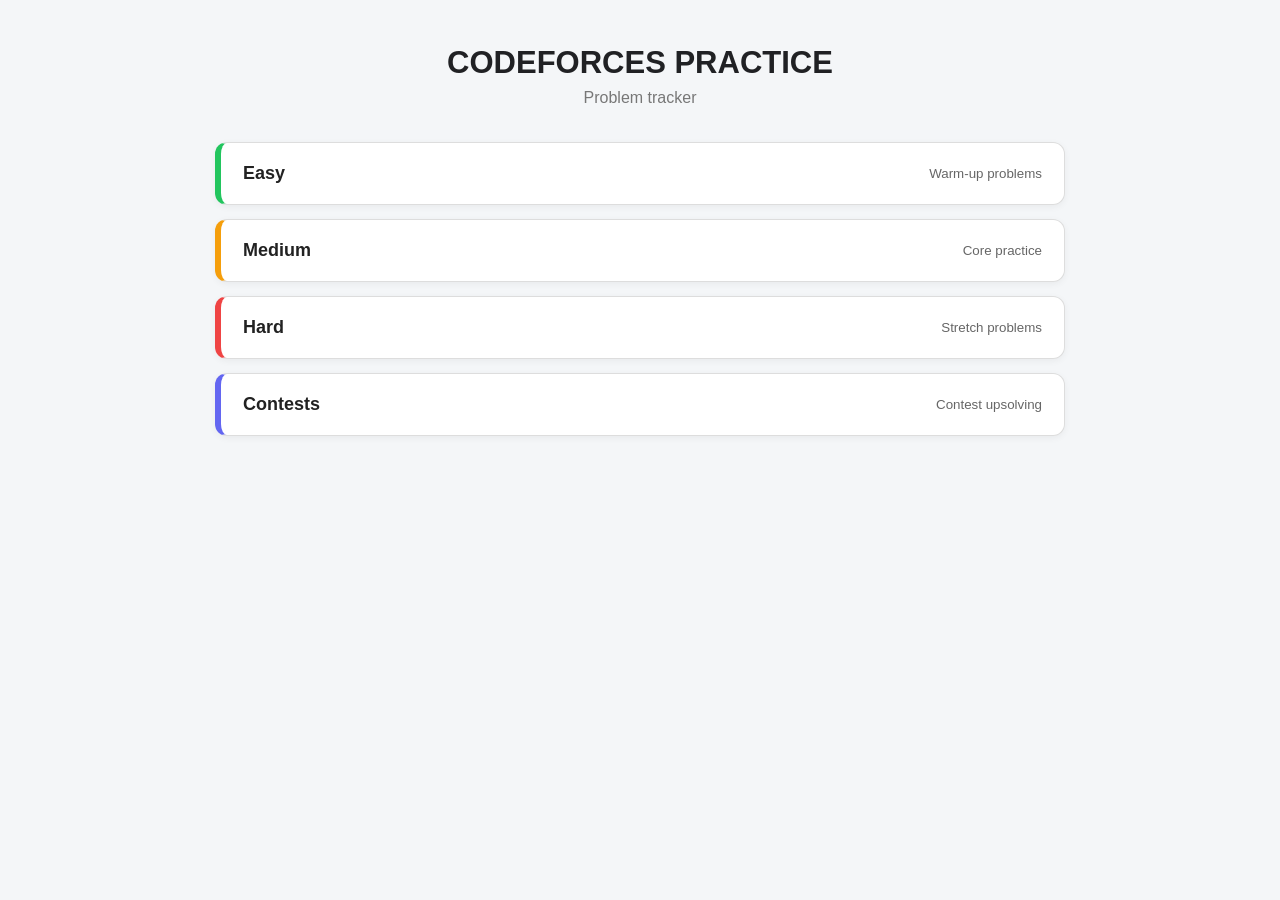
<file: index.html>
<!DOCTYPE html>
<html lang="en">
<head>
<meta charset="UTF-8">
<meta name="viewport" content="width=device-width, initial-scale=1.0">
<title>Codeforces Practice</title>
<link rel="stylesheet" href="style.css">
</head>
<body>
<div class="container">
<h1>CODEFORCES PRACTICE</h1>
<p class="subtitle">Problem tracker</p>

<a class="week easy" href="sections/easy.html">
    <span>Easy</span>
    <small>Warm-up problems</small>
</a>
<a class="week medium" href="sections/medium.html">
    <span>Medium</span>
    <small>Core practice</small>
</a>
<a class="week hard" href="sections/hard.html">
    <span>Hard</span>
    <small>Stretch problems</small>
</a>
<a class="week contests" href="sections/contests.html">
    <span>Contests</span>
    <small>Contest upsolving</small>
</a>
</div>
</body>
</html>
</file>
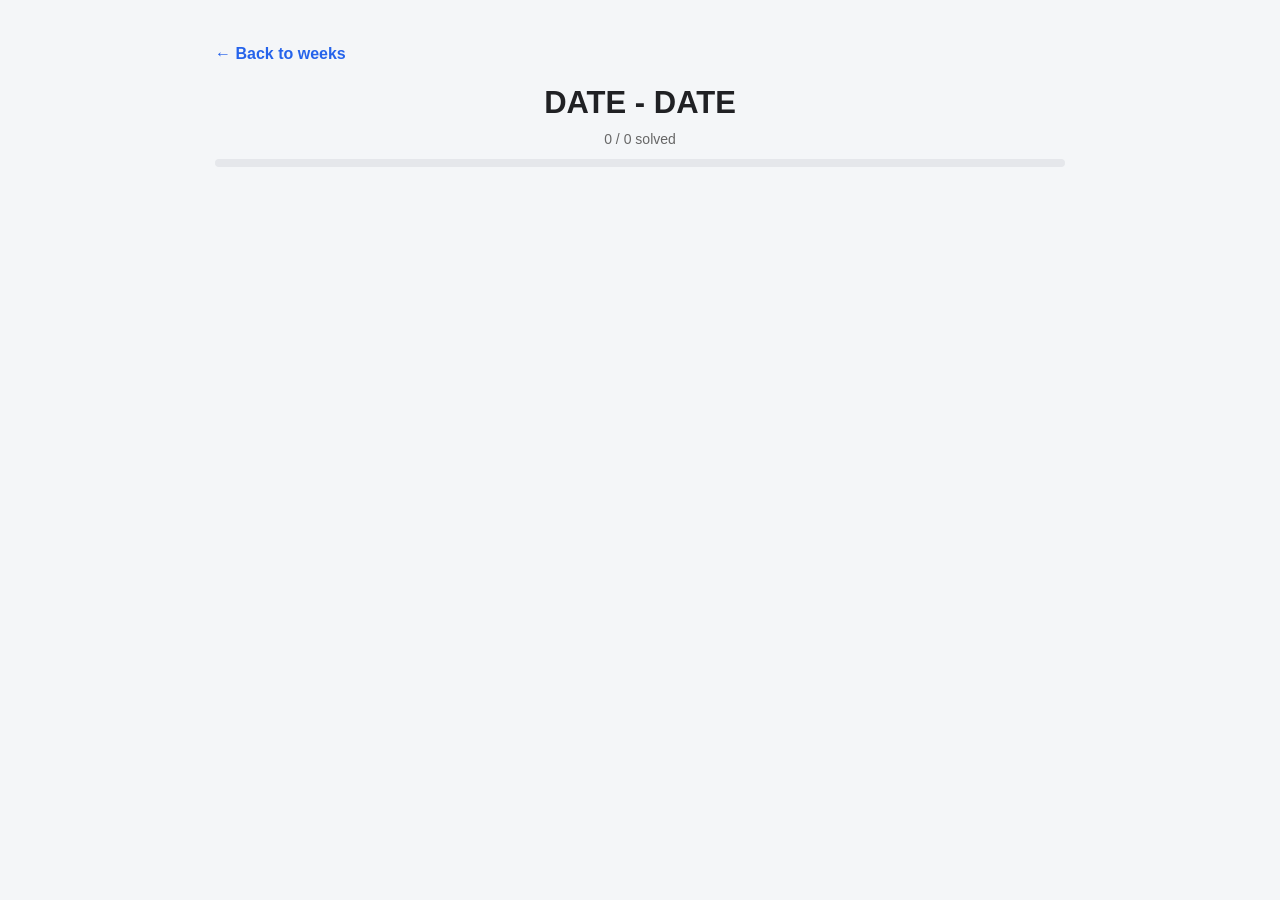
<file: week-template.html>
<!DOCTYPE html>
<html lang="en">
<head>
<meta charset="UTF-8">
<meta name="viewport" content="width=device-width, initial-scale=1.0">
<title>WEEK - Codeforces</title>
<link rel="stylesheet" href="../style.css">
</head>
<body>
<div class="container">
<a class="back" href="../index.html">← Back to weeks</a>
<div class="week-header">
<h1>DATE - DATE</h1>
<div class="stats"><span id="solved">0</span> / <span id="total">0</span> solved
<div class="progress"><div class="progress-bar" id="progress-bar"></div></div>
</div>
</div>
<!-- Problems are added automatically by add.py -->
</div>
<script>
const q=document.querySelectorAll(".question");
const s=document.querySelectorAll(".question input:checked").length;
document.getElementById("total").textContent=q.length;
document.getElementById("solved").textContent=s;
document.getElementById("progress-bar").style.width=(q.length?s/q.length*100:0)+"%";
q.forEach(x=>{const b=x.querySelector("input");if(b.checked)x.classList.add("solved");b.addEventListener("change",()=>x.classList.toggle("solved",b.checked));});
</script>
</body>
</html>
</file>
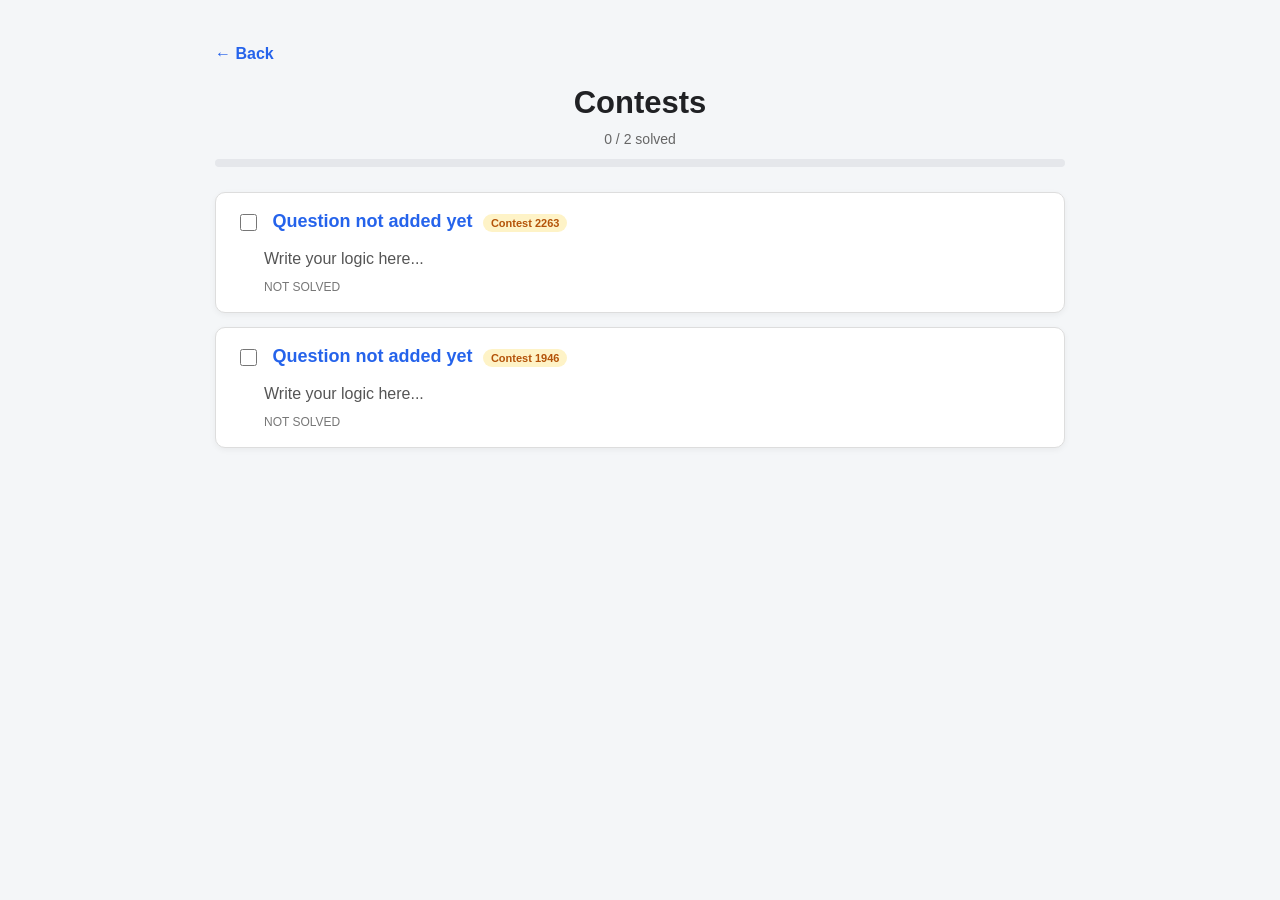
<file: sections/contests.html>
<!DOCTYPE html>
<html lang="en">
<head>
<meta charset="UTF-8">
<meta name="viewport" content="width=device-width, initial-scale=1.0">
<title>Contests - Codeforces</title>
<link rel="stylesheet" href="../style.css">
</head>
<body>
<div class="container">
<a class="back" href="../index.html">← Back</a>
<div class="week-header">
<h1>Contests</h1>
<div class="stats"><span id="solved">0</span> / <span id="total">0</span> solved
<div class="progress"><div class="progress-bar" id="progress-bar"></div></div>
</div>
</div>
<!-- Problems are added automatically by add.py -->
<div class="question" data-status="not-solved" data-contest="2263">
<input type="checkbox">
<a href="https://codeforces.com/contest/2263" target="_blank">Question not added yet</a> <span class="contest-badge">Contest 2263</span>
<p>Write your logic here...</p>
<span class="status">NOT SOLVED</span>
</div>

<div class="question" data-status="not-solved" data-contest="1946">
<input type="checkbox">
<a href="https://codeforces.com/contest/1946" target="_blank">Question not added yet</a> <span class="contest-badge">Contest 1946</span>
<p>Write your logic here...</p>
<span class="status">NOT SOLVED</span>
</div>

</div>
<script>
const q=document.querySelectorAll(".question");
const s=document.querySelectorAll(".question input:checked").length;
document.getElementById("total").textContent=q.length;
document.getElementById("solved").textContent=s;
document.getElementById("progress-bar").style.width=(q.length?s/q.length*100:0)+"%";
q.forEach(x=>{const b=x.querySelector("input");if(b.checked)x.classList.add("solved");b.addEventListener("change",()=>x.classList.toggle("solved",b.checked));});
</script>
</body>
</html>
</file>
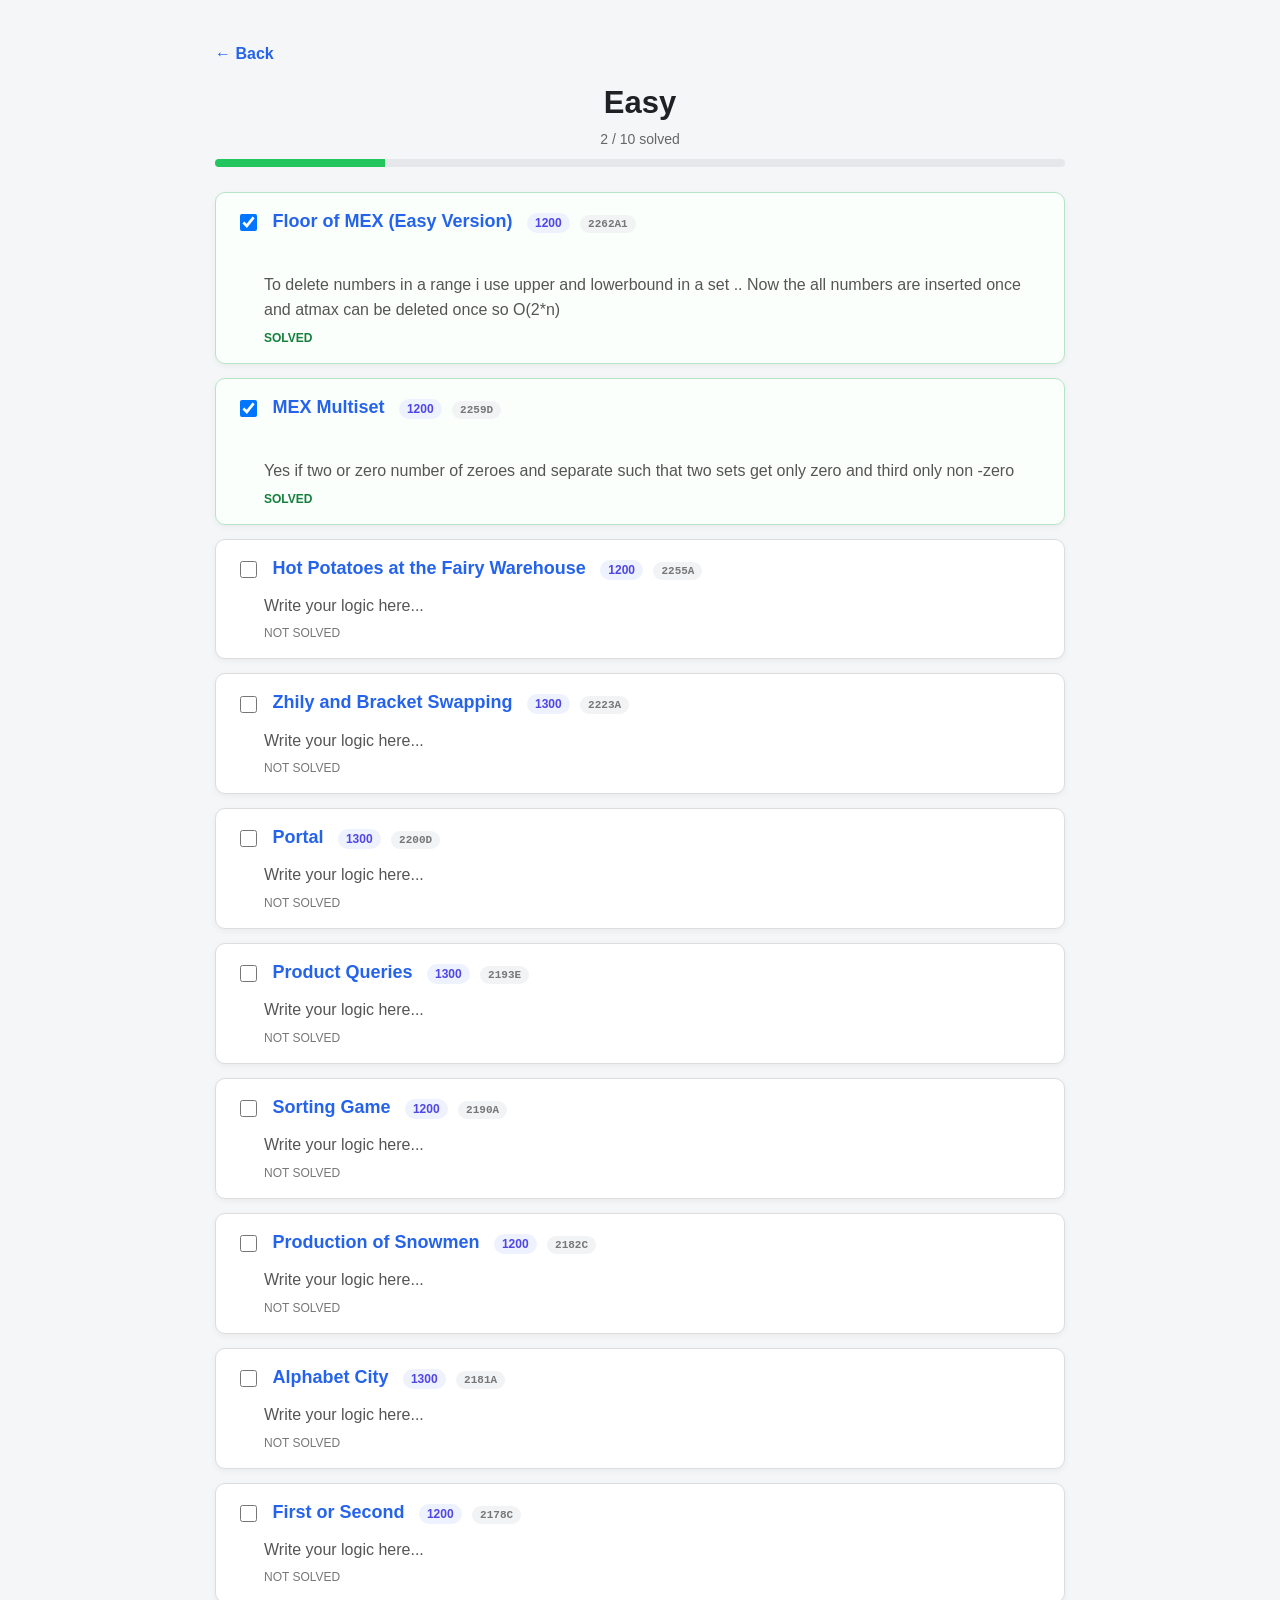
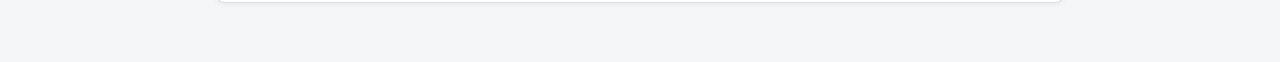
<file: sections/easy.html>
<!DOCTYPE html>
<html lang="en">
<head>
<meta charset="UTF-8">
<meta name="viewport" content="width=device-width, initial-scale=1.0">
<title>Easy - Codeforces</title>
<link rel="stylesheet" href="../style.css">
</head>
<body>
<div class="container">
<a class="back" href="../index.html">← Back</a>
<div class="week-header">
<h1>Easy</h1>
<div class="stats"><span id="solved">0</span> / <span id="total">0</span> solved
<div class="progress"><div class="progress-bar" id="progress-bar"></div></div>
</div>
</div>
<!-- Problems are added automatically by add.py -->
<div class="question" data-status="solved">
<input type="checkbox" checked>
<a href="https://codeforces.com/problemset/problem/2262/A1" target="_blank">Floor of MEX (Easy Version)</a> <span class="rating">1200</span> <span class="tag">2262A1</span>
<p>
            To delete numbers in a range i use upper and lowerbound in a set .. Now the all numbers are inserted once and atmax can be deleted once so O(2*n)
        </p>
<span class="status">SOLVED</span>
</div>

<div class="question" data-status="solved">
<input type="checkbox" checked>
<a href="https://codeforces.com/problemset/problem/2259/D" target="_blank">MEX Multiset</a> <span class="rating">1200</span> <span class="tag">2259D</span>
<p>
            Yes if two or zero number of zeroes and separate such that two sets get only zero and third only non -zero
        </p>
<span class="status">SOLVED</span>
</div>

<div class="question" data-status="not-solved">
<input type="checkbox">
<a href="https://codeforces.com/problemset/problem/2255/A" target="_blank">Hot Potatoes at the Fairy Warehouse</a> <span class="rating">1200</span> <span class="tag">2255A</span>
<p>Write your logic here...</p>
<span class="status">NOT SOLVED</span>
</div>

<div class="question" data-status="not-solved">
<input type="checkbox">
<a href="https://codeforces.com/problemset/problem/2223/A" target="_blank">Zhily and Bracket Swapping</a> <span class="rating">1300</span> <span class="tag">2223A</span>
<p>Write your logic here...</p>
<span class="status">NOT SOLVED</span>
</div>

<div class="question" data-status="not-solved">
<input type="checkbox">
<a href="https://codeforces.com/problemset/problem/2200/D" target="_blank">Portal</a> <span class="rating">1300</span> <span class="tag">2200D</span>
<p>Write your logic here...</p>
<span class="status">NOT SOLVED</span>
</div>

<div class="question" data-status="not-solved">
<input type="checkbox">
<a href="https://codeforces.com/problemset/problem/2193/E" target="_blank">Product Queries</a> <span class="rating">1300</span> <span class="tag">2193E</span>
<p>Write your logic here...</p>
<span class="status">NOT SOLVED</span>
</div>

<div class="question" data-status="not-solved">
<input type="checkbox">
<a href="https://codeforces.com/problemset/problem/2190/A" target="_blank">Sorting Game</a> <span class="rating">1200</span> <span class="tag">2190A</span>
<p>Write your logic here...</p>
<span class="status">NOT SOLVED</span>
</div>

<div class="question" data-status="not-solved">
<input type="checkbox">
<a href="https://codeforces.com/problemset/problem/2182/C" target="_blank">Production of Snowmen</a> <span class="rating">1200</span> <span class="tag">2182C</span>
<p>Write your logic here...</p>
<span class="status">NOT SOLVED</span>
</div>

<div class="question" data-status="not-solved">
<input type="checkbox">
<a href="https://codeforces.com/problemset/problem/2181/A" target="_blank">Alphabet City</a> <span class="rating">1300</span> <span class="tag">2181A</span>
<p>Write your logic here...</p>
<span class="status">NOT SOLVED</span>
</div>

<div class="question" data-status="not-solved">
<input type="checkbox">
<a href="https://codeforces.com/problemset/problem/2178/C" target="_blank">First or Second</a> <span class="rating">1200</span> <span class="tag">2178C</span>
<p>Write your logic here...</p>
<span class="status">NOT SOLVED</span>
</div>

</div>
<script>
const q=document.querySelectorAll(".question");
const s=document.querySelectorAll(".question input:checked").length;
document.getElementById("total").textContent=q.length;
document.getElementById("solved").textContent=s;
document.getElementById("progress-bar").style.width=(q.length?s/q.length*100:0)+"%";
q.forEach(x=>{const b=x.querySelector("input");if(b.checked)x.classList.add("solved");b.addEventListener("change",()=>x.classList.toggle("solved",b.checked));});
</script>
</body>
</html>
</file>
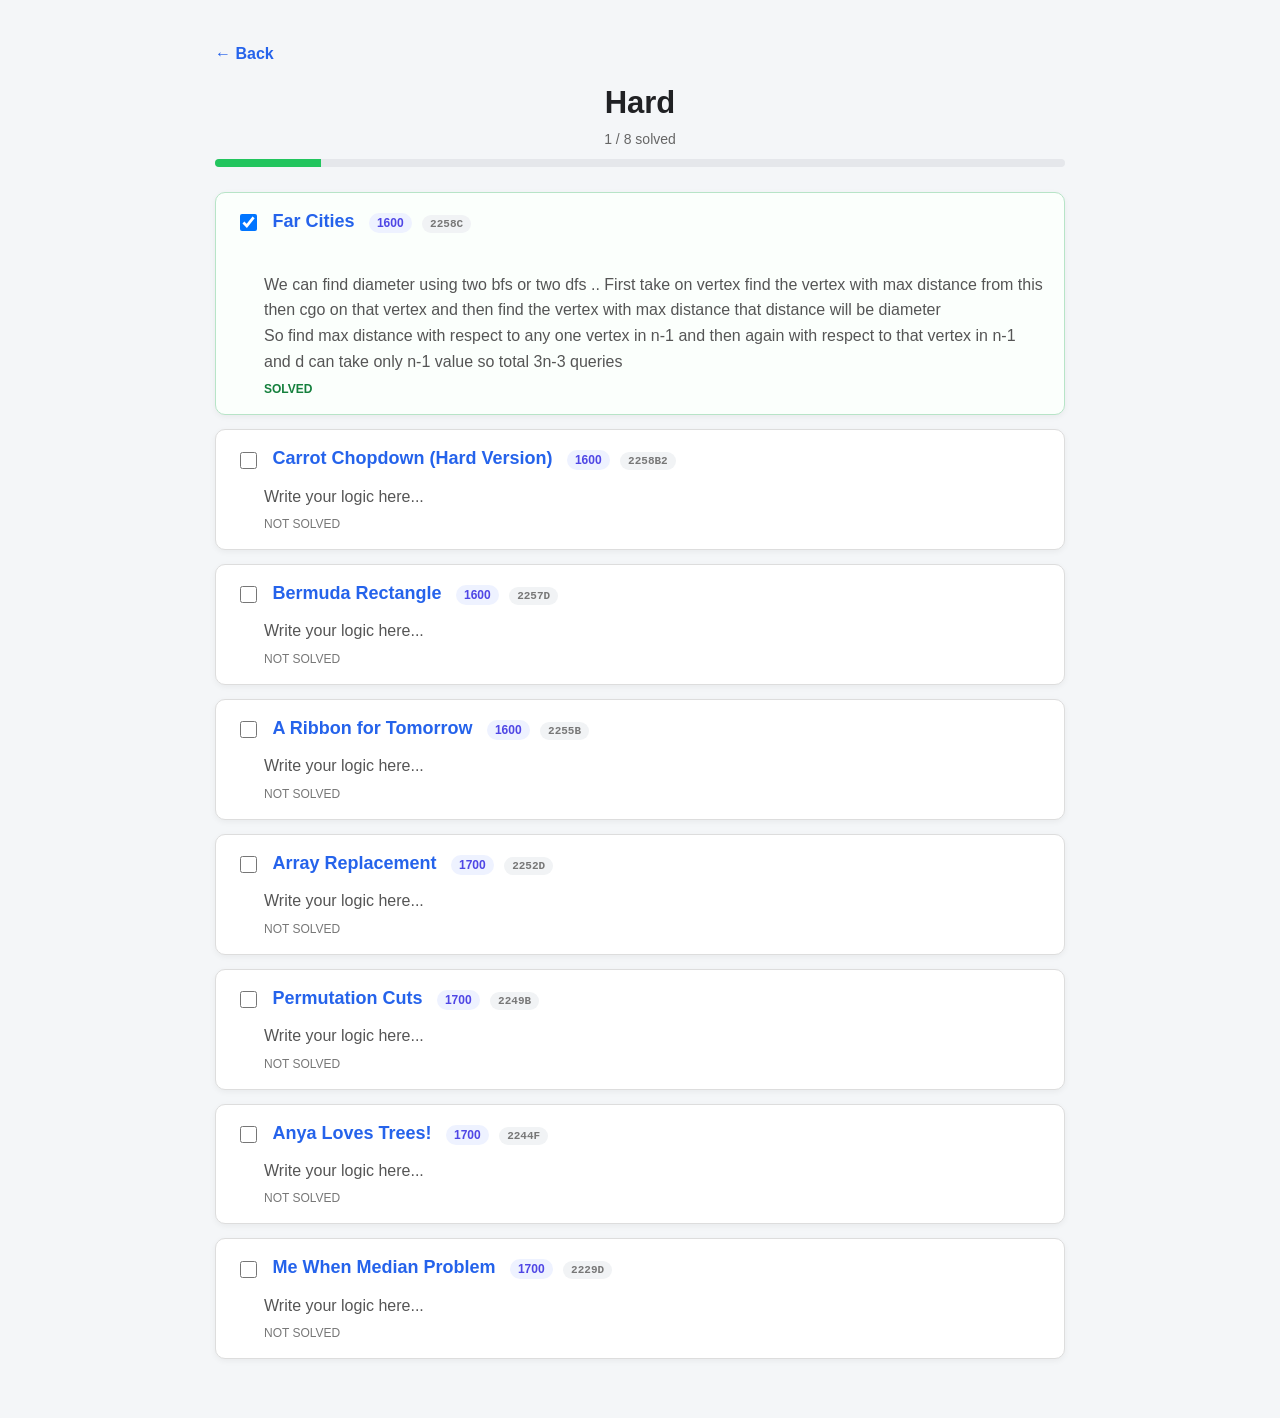
<file: sections/hard.html>
<!DOCTYPE html>
<html lang="en">
<head>
<meta charset="UTF-8">
<meta name="viewport" content="width=device-width, initial-scale=1.0">
<title>Hard - Codeforces</title>
<link rel="stylesheet" href="../style.css">
</head>
<body>
<div class="container">
<a class="back" href="../index.html">← Back</a>
<div class="week-header">
<h1>Hard</h1>
<div class="stats"><span id="solved">0</span> / <span id="total">0</span> solved
<div class="progress"><div class="progress-bar" id="progress-bar"></div></div>
</div>
</div>
<!-- Problems are added automatically by add.py -->
<div class="question" data-status="solved">
<input type="checkbox" checked>
<a href="https://codeforces.com/problemset/problem/2258/C" target="_blank">Far Cities</a> <span class="rating">1600</span> <span class="tag">2258C</span>
<p>
            We can find diameter using two bfs or two dfs .. First take on vertex find the vertex with max distance from this then cgo on that vertex and then find the vertex with max distance that distance will be diameter
            So find max distance with respect to any one vertex in n-1 and then again with respect to that vertex in n-1 and d can take only n-1 value so total 3n-3 queries
        </p>
<span class="status">SOLVED</span>
</div>

<div class="question" data-status="not-solved">
<input type="checkbox">
<a href="https://codeforces.com/problemset/problem/2258/B2" target="_blank">Carrot Chopdown (Hard Version)</a> <span class="rating">1600</span> <span class="tag">2258B2</span>
<p>Write your logic here...</p>
<span class="status">NOT SOLVED</span>
</div>

<div class="question" data-status="not-solved">
<input type="checkbox">
<a href="https://codeforces.com/problemset/problem/2257/D" target="_blank">Bermuda Rectangle</a> <span class="rating">1600</span> <span class="tag">2257D</span>
<p>Write your logic here...</p>
<span class="status">NOT SOLVED</span>
</div>

<div class="question" data-status="not-solved">
<input type="checkbox">
<a href="https://codeforces.com/problemset/problem/2255/B" target="_blank">A Ribbon for Tomorrow</a> <span class="rating">1600</span> <span class="tag">2255B</span>
<p>Write your logic here...</p>
<span class="status">NOT SOLVED</span>
</div>

<div class="question" data-status="not-solved">
<input type="checkbox">
<a href="https://codeforces.com/problemset/problem/2252/D" target="_blank">Array Replacement</a> <span class="rating">1700</span> <span class="tag">2252D</span>
<p>Write your logic here...</p>
<span class="status">NOT SOLVED</span>
</div>

<div class="question" data-status="not-solved">
<input type="checkbox">
<a href="https://codeforces.com/problemset/problem/2249/B" target="_blank">Permutation Cuts</a> <span class="rating">1700</span> <span class="tag">2249B</span>
<p>Write your logic here...</p>
<span class="status">NOT SOLVED</span>
</div>

<div class="question" data-status="not-solved">
<input type="checkbox">
<a href="https://codeforces.com/problemset/problem/2244/F" target="_blank">Anya Loves Trees!</a> <span class="rating">1700</span> <span class="tag">2244F</span>
<p>Write your logic here...</p>
<span class="status">NOT SOLVED</span>
</div>

<div class="question" data-status="not-solved">
<input type="checkbox">
<a href="https://codeforces.com/problemset/problem/2229/D" target="_blank">Me When Median Problem</a> <span class="rating">1700</span> <span class="tag">2229D</span>
<p>Write your logic here...</p>
<span class="status">NOT SOLVED</span>
</div>

</div>
<script>
const q=document.querySelectorAll(".question");
const s=document.querySelectorAll(".question input:checked").length;
document.getElementById("total").textContent=q.length;
document.getElementById("solved").textContent=s;
document.getElementById("progress-bar").style.width=(q.length?s/q.length*100:0)+"%";
q.forEach(x=>{const b=x.querySelector("input");if(b.checked)x.classList.add("solved");b.addEventListener("change",()=>x.classList.toggle("solved",b.checked));});
</script>
</body>
</html>
</file>
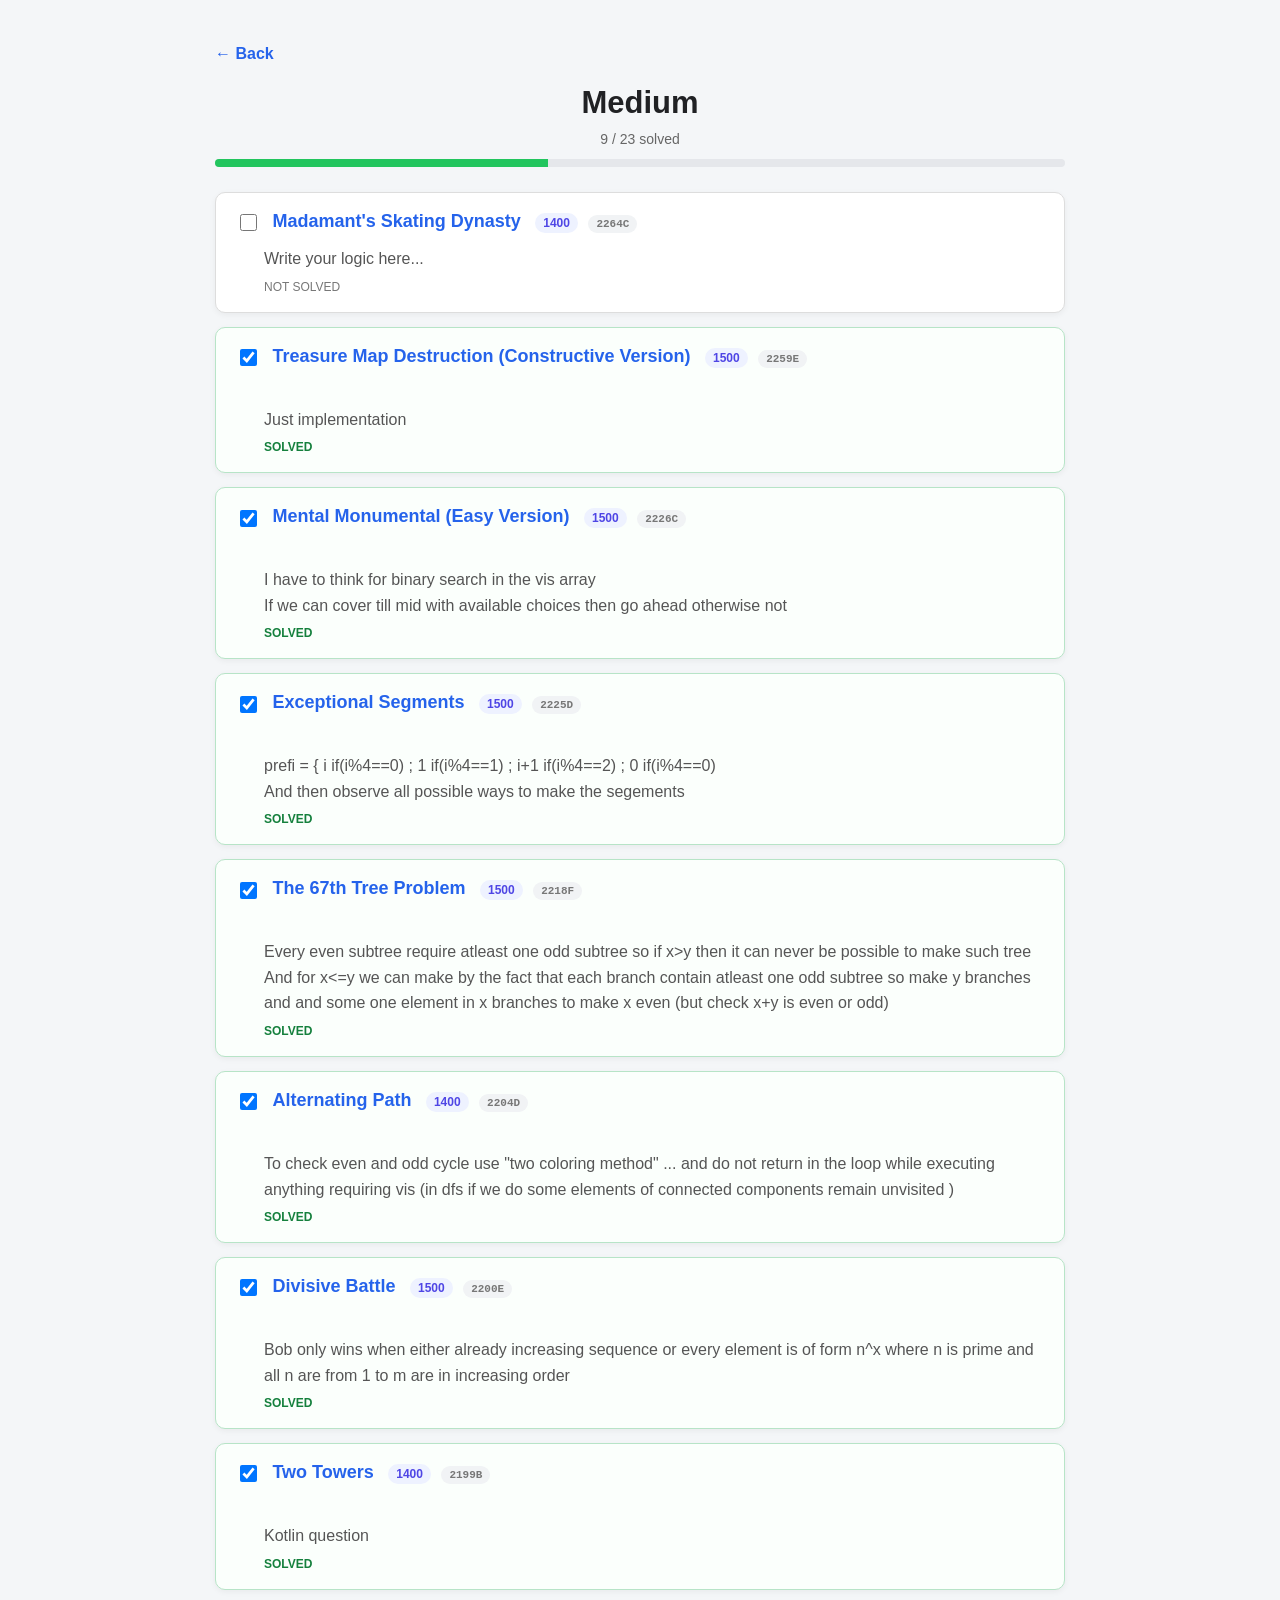
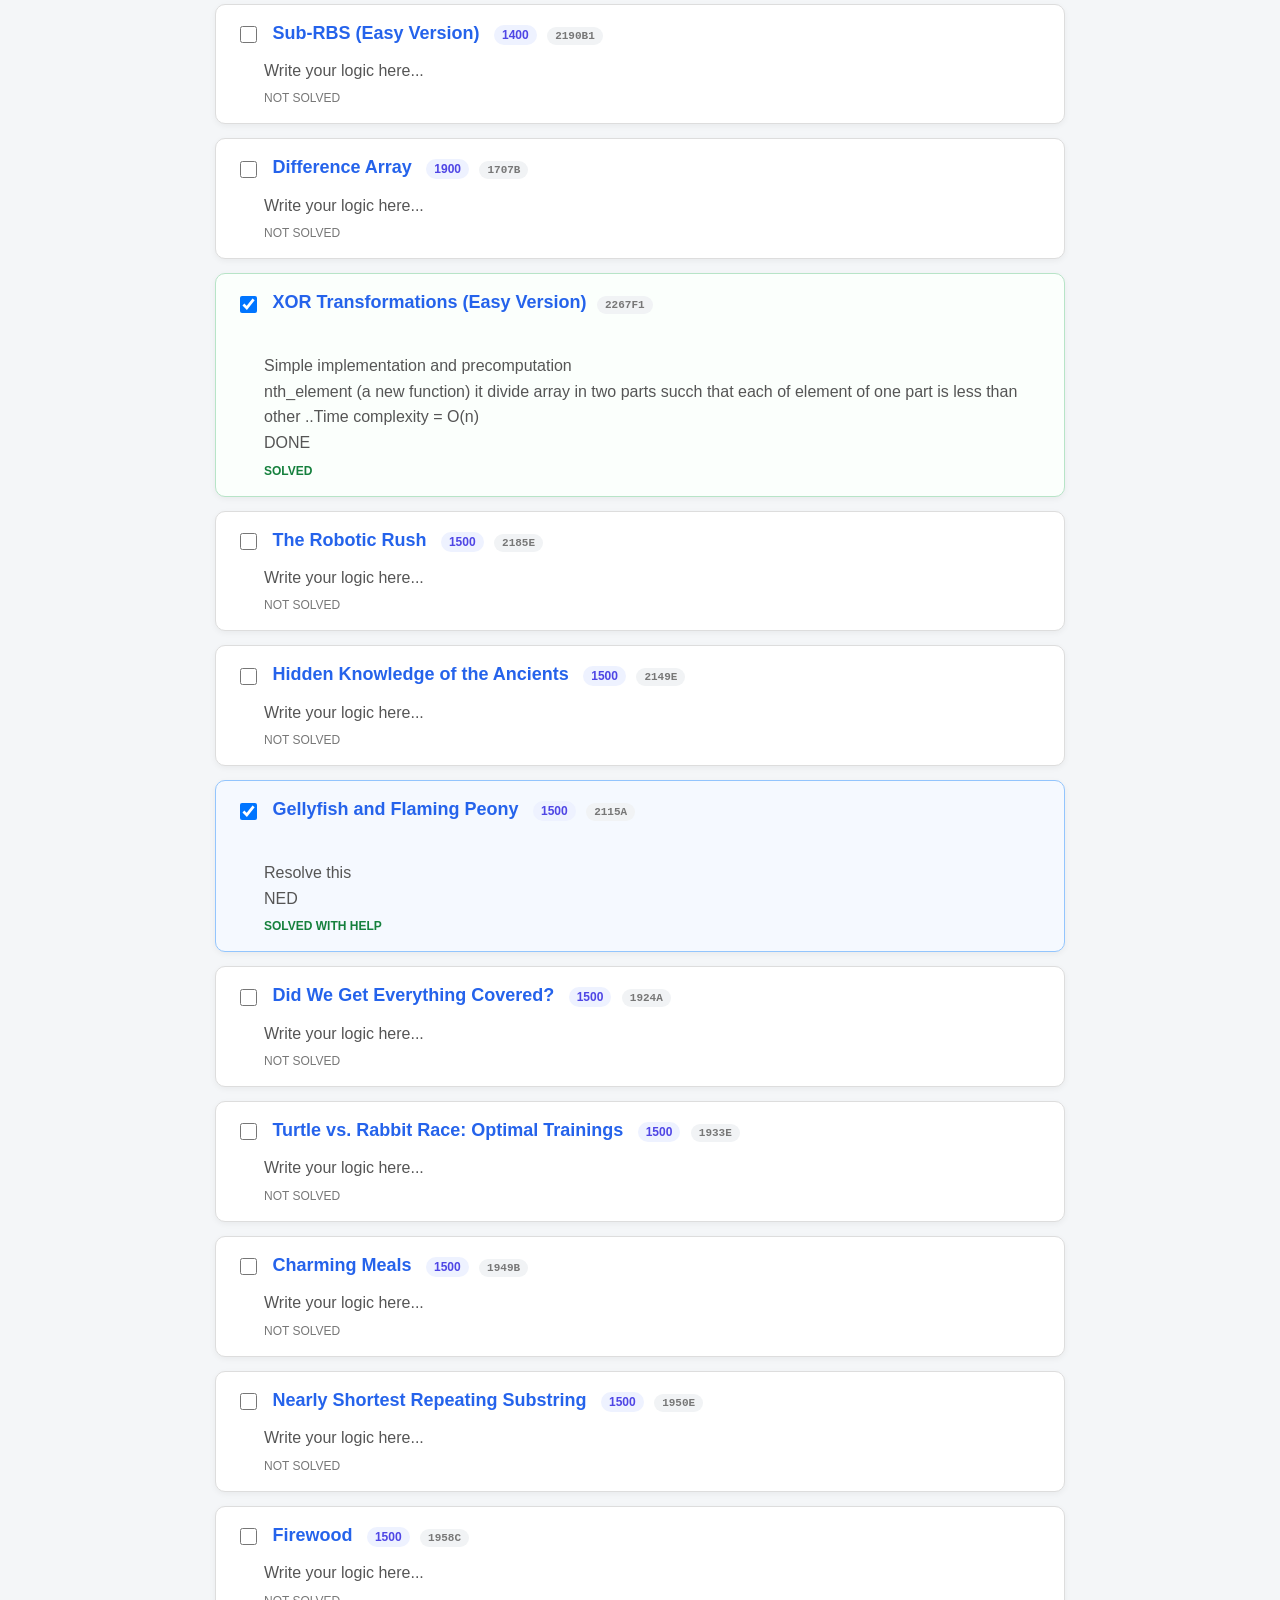
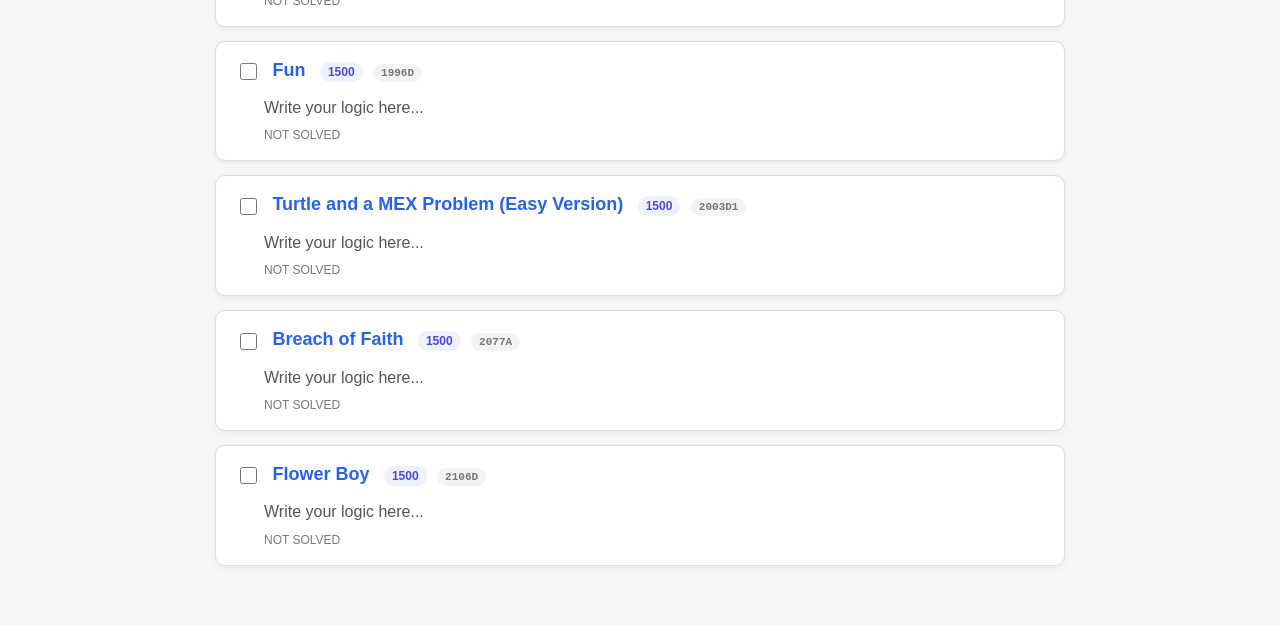
<file: sections/medium.html>
<!DOCTYPE html>
<html lang="en">
<head>
<meta charset="UTF-8">
<meta name="viewport" content="width=device-width, initial-scale=1.0">
<title>Medium - Codeforces</title>
<link rel="stylesheet" href="../style.css">
</head>
<body>
<div class="container">
<a class="back" href="../index.html">← Back</a>
<div class="week-header">
<h1>Medium</h1>
<div class="stats"><span id="solved">0</span> / <span id="total">0</span> solved
<div class="progress"><div class="progress-bar" id="progress-bar"></div></div>
</div>
</div>
<!-- Problems are added automatically by add.py -->
<div class="question" data-status="not-solved">
<input type="checkbox">
<a href="https://codeforces.com/problemset/problem/2264/C" target="_blank">Madamant&#x27;s Skating Dynasty</a> <span class="rating">1400</span> <span class="tag">2264C</span>
<p>Write your logic here...</p>
<span class="status">NOT SOLVED</span>
</div>

<div class="question" data-status="solved">
<input type="checkbox" checked>
<a href="https://codeforces.com/problemset/problem/2259/E" target="_blank">Treasure Map Destruction (Constructive Version)</a> <span class="rating">1500</span> <span class="tag">2259E</span>
<p>
            Just implementation
        </p>
<span class="status">SOLVED</span>
</div>

<div class="question" data-status="solved">
<input type="checkbox" checked>
<a href="https://codeforces.com/problemset/problem/2226/C" target="_blank">Mental Monumental (Easy Version)</a> <span class="rating">1500</span> <span class="tag">2226C</span>
<p>
            I have to think for binary search in the vis array 
            If we can cover till mid with available choices then go ahead otherwise not
        </p>
<span class="status">SOLVED</span>
</div>

<div class="question" data-status="solved">
<input type="checkbox" checked>
<a href="https://codeforces.com/problemset/problem/2225/D" target="_blank">Exceptional Segments</a> <span class="rating">1500</span> <span class="tag">2225D</span>
<p>
            prefi = { i if(i%4==0) ; 1 if(i%4==1) ; i+1 if(i%4==2) ; 0 if(i%4==0)
            And then observe all possible ways to make the segements
        </p>
<span class="status">SOLVED</span>
</div>

<div class="question" data-status="solved">
<input type="checkbox" checked>
<a href="https://codeforces.com/problemset/problem/2218/F" target="_blank">The 67th Tree Problem</a> <span class="rating">1500</span> <span class="tag">2218F</span>
<p>
            Every even subtree require atleast one odd subtree so if x&gt;y then it can never be possible to make such tree
            And for x&lt;=y we can make by the fact that each branch contain atleast one odd subtree so make y branches and and some one element in x branches to make x even (but check x+y is even or odd)
        </p>
<span class="status">SOLVED</span>
</div>

<div class="question" data-status="solved">
<input type="checkbox" checked>
<a href="https://codeforces.com/problemset/problem/2204/D" target="_blank">Alternating Path</a> <span class="rating">1400</span> <span class="tag">2204D</span>
<p>
            To check even and odd cycle use &quot;two coloring method&quot; ... and do not return in the loop while executing anything requiring vis (in dfs if we do some elements of connected components remain unvisited )
        </p>
<span class="status">SOLVED</span>
</div>

<div class="question" data-status="solved">
<input type="checkbox" checked>
<a href="https://codeforces.com/problemset/problem/2200/E" target="_blank">Divisive Battle</a> <span class="rating">1500</span> <span class="tag">2200E</span>
<p>
            Bob only wins when either already increasing sequence or every element is of form n^x where n is prime and all n are from 1 to m are in increasing order
        </p>
<span class="status">SOLVED</span>
</div>

<div class="question" data-status="solved">
<input type="checkbox" checked>
<a href="https://codeforces.com/problemset/problem/2199/B" target="_blank">Two Towers</a> <span class="rating">1400</span> <span class="tag">2199B</span>
<p>
            Kotlin question
        </p>
<span class="status">SOLVED</span>
</div>

<div class="question" data-status="not-solved">
<input type="checkbox">
<a href="https://codeforces.com/problemset/problem/2190/B1" target="_blank">Sub-RBS (Easy Version)</a> <span class="rating">1400</span> <span class="tag">2190B1</span>
<p>Write your logic here...</p>
<span class="status">NOT SOLVED</span>
</div>

<div class="question" data-status="not-solved">
<input type="checkbox">
<a href="https://codeforces.com/problemset/problem/1707/B" target="_blank">Difference Array</a> <span class="rating">1900</span> <span class="tag">1707B</span>
<p>Write your logic here...</p>
<span class="status">NOT SOLVED</span>
</div>

<div class="question" data-status="solved">
<input type="checkbox" checked>
<a href="https://codeforces.com/contest/2267/problem/F1" target="_blank">XOR Transformations (Easy Version)</a> <span class="tag">2267F1</span>
<p>
            Simple implementation and precomputation 
            nth_element (a new function) it divide array in two parts succh that each of element of one part is less than other ..Time complexity = O(n) 
            DONE
        </p>
<span class="status">SOLVED</span>
</div>

<div class="question" data-status="not-solved">
<input type="checkbox">
<a href="https://codeforces.com/problemset/problem/2185/E" target="_blank">The Robotic Rush</a> <span class="rating">1500</span> <span class="tag">2185E</span>
<p>Write your logic here...</p>
<span class="status">NOT SOLVED</span>
</div>

<div class="question" data-status="not-solved">
<input type="checkbox">
<a href="https://codeforces.com/problemset/problem/2149/E" target="_blank">Hidden Knowledge of the Ancients</a> <span class="rating">1500</span> <span class="tag">2149E</span>
<p>Write your logic here...</p>
<span class="status">NOT SOLVED</span>
</div>

<div class="question" data-status="help">
<input type="checkbox" checked>
<a href="https://codeforces.com/problemset/problem/2115/A" target="_blank">Gellyfish and Flaming Peony</a> <span class="rating">1500</span> <span class="tag">2115A</span>
<p>
            Resolve this 
            NED
        </p>
<span class="status">SOLVED WITH HELP</span>
</div>

<div class="question" data-status="not-solved">
<input type="checkbox">
<a href="https://codeforces.com/problemset/problem/1924/A" target="_blank">Did We Get Everything Covered?</a> <span class="rating">1500</span> <span class="tag">1924A</span>
<p>Write your logic here...</p>
<span class="status">NOT SOLVED</span>
</div>

<div class="question" data-status="not-solved">
<input type="checkbox">
<a href="https://codeforces.com/problemset/problem/1933/E" target="_blank">Turtle vs. Rabbit Race: Optimal Trainings</a> <span class="rating">1500</span> <span class="tag">1933E</span>
<p>Write your logic here...</p>
<span class="status">NOT SOLVED</span>
</div>

<div class="question" data-status="not-solved">
<input type="checkbox">
<a href="https://codeforces.com/problemset/problem/1949/B" target="_blank">Charming Meals</a> <span class="rating">1500</span> <span class="tag">1949B</span>
<p>Write your logic here...</p>
<span class="status">NOT SOLVED</span>
</div>

<div class="question" data-status="not-solved">
<input type="checkbox">
<a href="https://codeforces.com/problemset/problem/1950/E" target="_blank">Nearly Shortest Repeating Substring</a> <span class="rating">1500</span> <span class="tag">1950E</span>
<p>Write your logic here...</p>
<span class="status">NOT SOLVED</span>
</div>

<div class="question" data-status="not-solved">
<input type="checkbox">
<a href="https://codeforces.com/problemset/problem/1958/C" target="_blank">Firewood</a> <span class="rating">1500</span> <span class="tag">1958C</span>
<p>Write your logic here...</p>
<span class="status">NOT SOLVED</span>
</div>

<div class="question" data-status="not-solved">
<input type="checkbox">
<a href="https://codeforces.com/problemset/problem/1996/D" target="_blank">Fun</a> <span class="rating">1500</span> <span class="tag">1996D</span>
<p>Write your logic here...</p>
<span class="status">NOT SOLVED</span>
</div>

<div class="question" data-status="not-solved">
<input type="checkbox">
<a href="https://codeforces.com/problemset/problem/2003/D1" target="_blank">Turtle and a MEX Problem (Easy Version)</a> <span class="rating">1500</span> <span class="tag">2003D1</span>
<p>Write your logic here...</p>
<span class="status">NOT SOLVED</span>
</div>

<div class="question" data-status="not-solved">
<input type="checkbox">
<a href="https://codeforces.com/problemset/problem/2077/A" target="_blank">Breach of Faith</a> <span class="rating">1500</span> <span class="tag">2077A</span>
<p>Write your logic here...</p>
<span class="status">NOT SOLVED</span>
</div>

<div class="question" data-status="not-solved">
<input type="checkbox">
<a href="https://codeforces.com/problemset/problem/2106/D" target="_blank">Flower Boy</a> <span class="rating">1500</span> <span class="tag">2106D</span>
<p>Write your logic here...</p>
<span class="status">NOT SOLVED</span>
</div>

</div>
<script>
const q=document.querySelectorAll(".question");
const s=document.querySelectorAll(".question input:checked").length;
document.getElementById("total").textContent=q.length;
document.getElementById("solved").textContent=s;
document.getElementById("progress-bar").style.width=(q.length?s/q.length*100:0)+"%";
q.forEach(x=>{const b=x.querySelector("input");if(b.checked)x.classList.add("solved");b.addEventListener("change",()=>x.classList.toggle("solved",b.checked));});
</script>
</body>
</html>
</file>
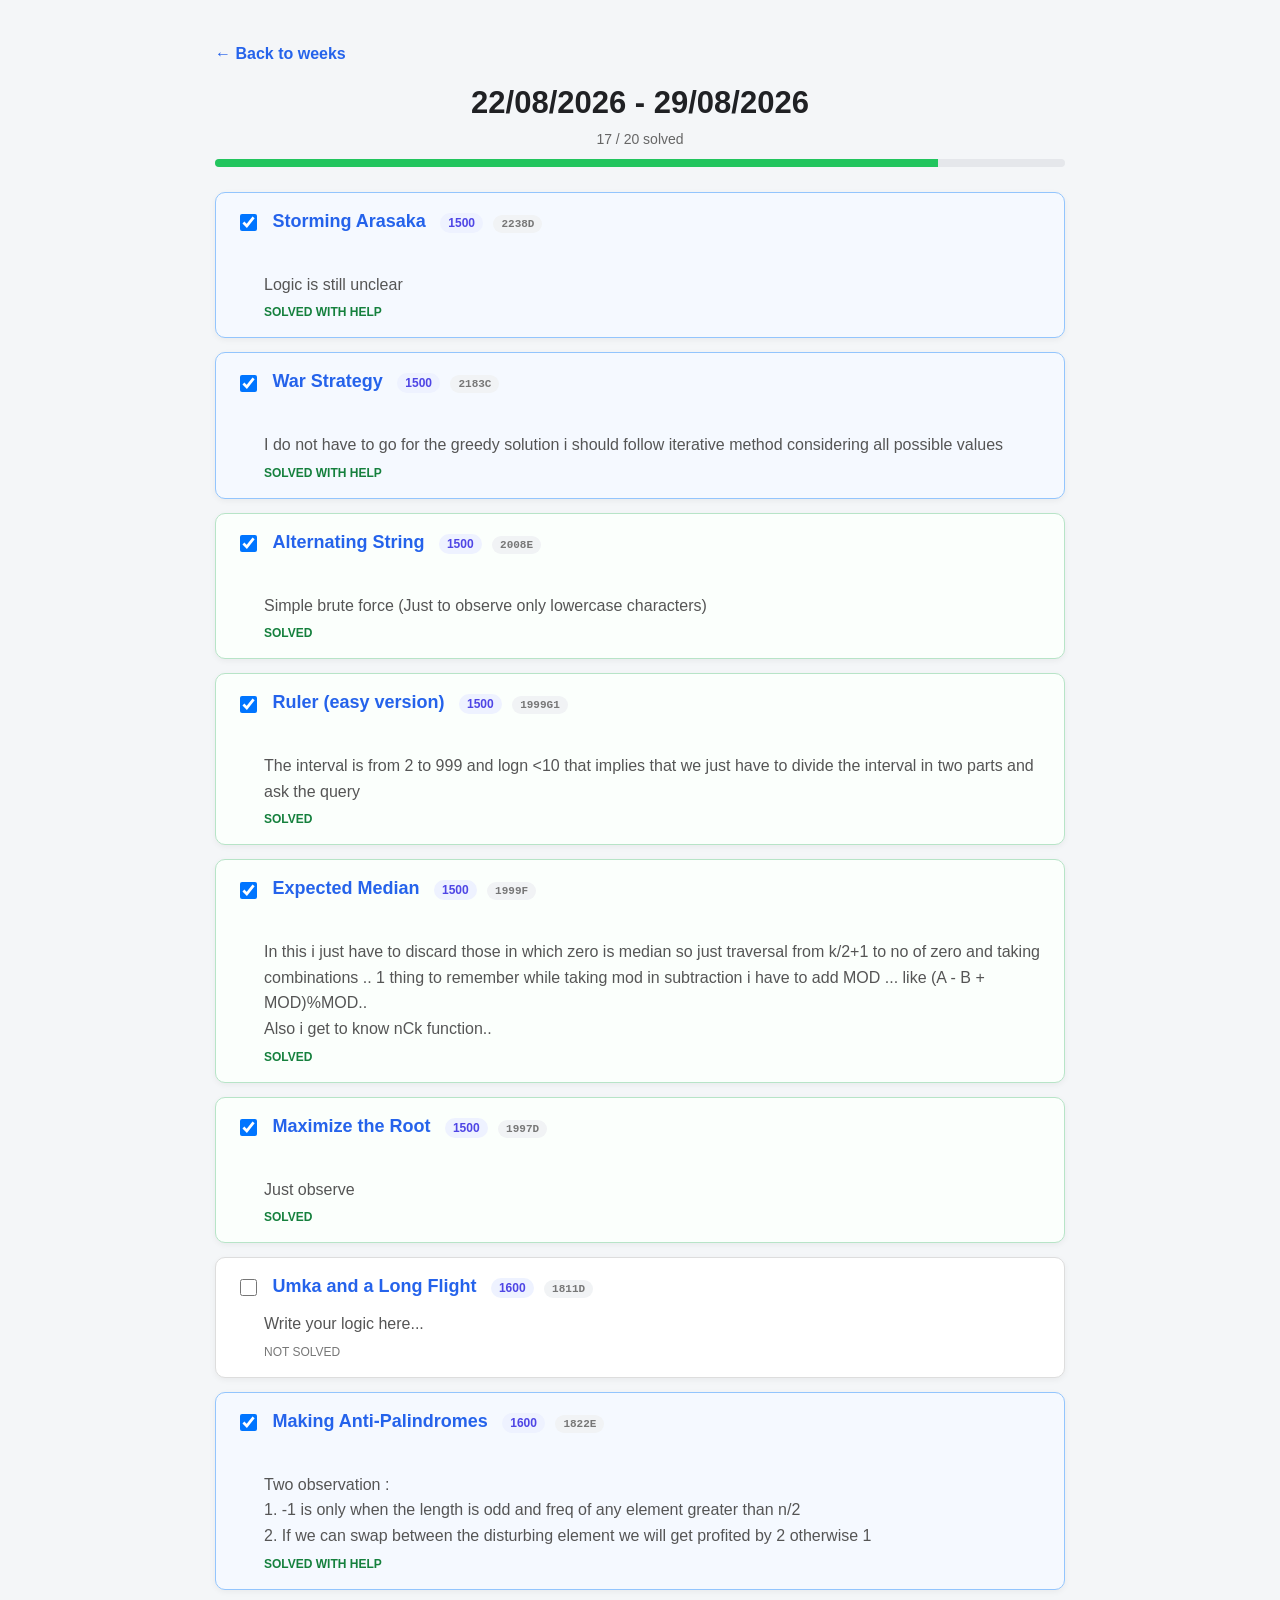
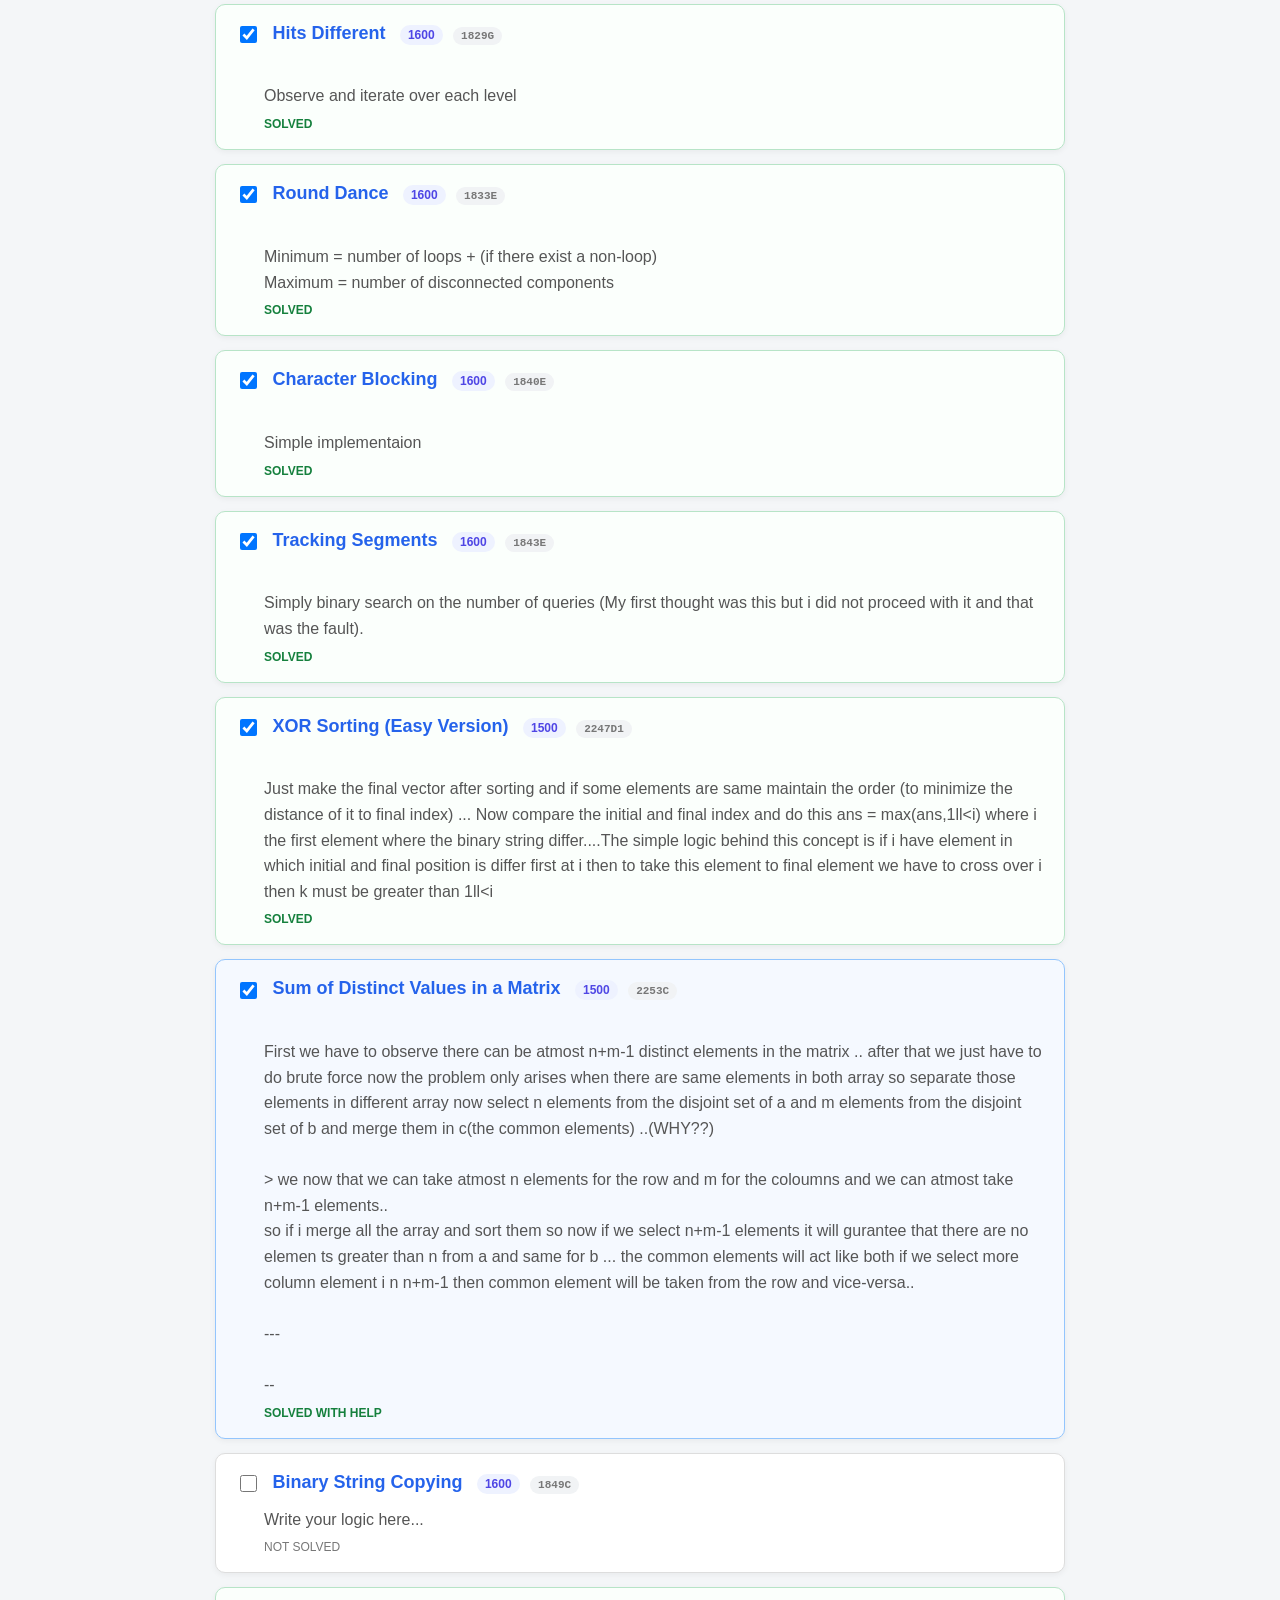
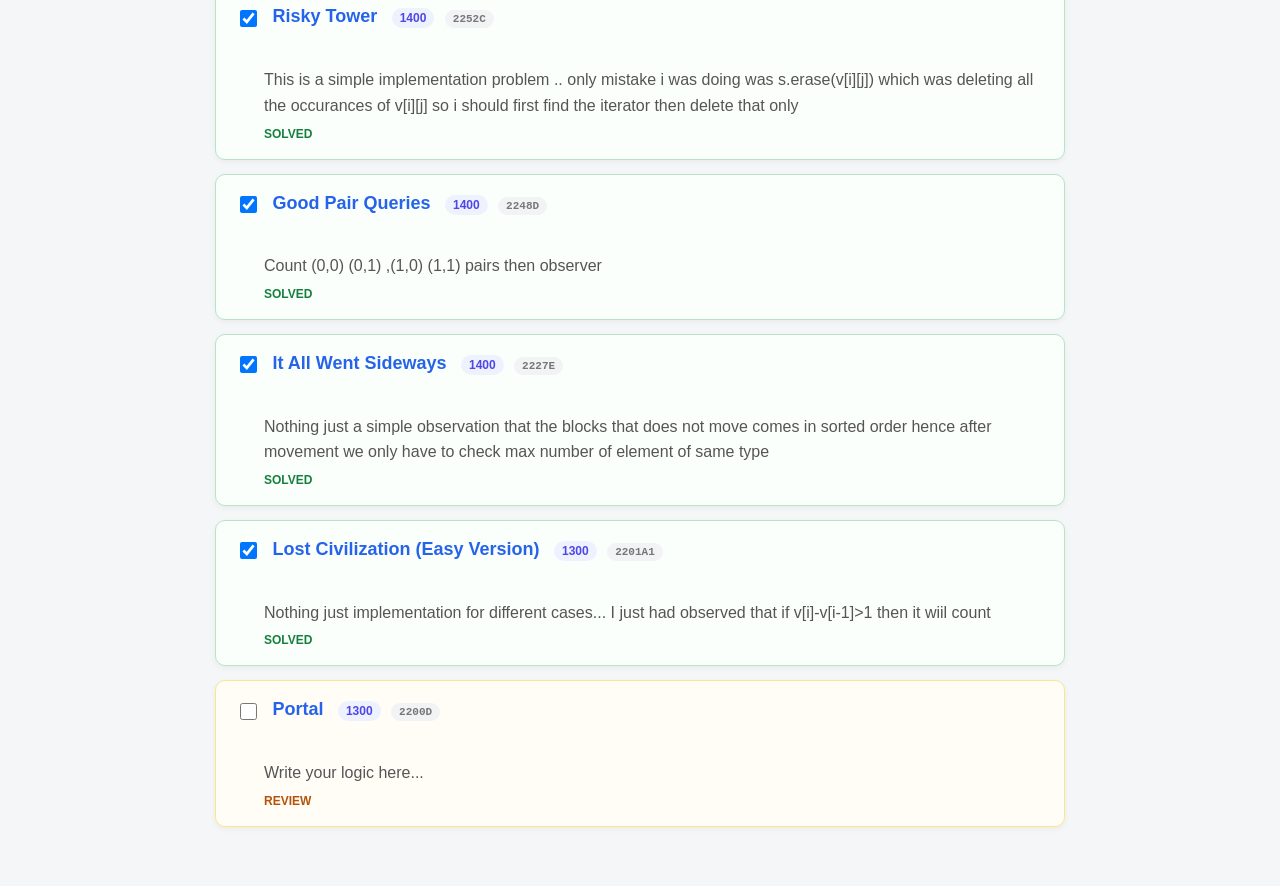
<file: weeks/week1.html>
<!DOCTYPE html>
<html lang="en">
<head>
<meta charset="UTF-8">
<meta name="viewport" content="width=device-width, initial-scale=1.0">
<title>Week 1 - Codeforces</title>
<link rel="stylesheet" href="../style.css">
</head>
<body>
<div class="container">
<a class="back" href="../index.html">← Back to weeks</a>
<div class="week-header">
<h1>22/08/2026 - 29/08/2026</h1>
<div class="stats"><span id="solved">0</span> / <span id="total">0</span> solved
<div class="progress"><div class="progress-bar" id="progress-bar"></div></div>
</div>
</div>
<!-- Problems are added automatically by add.py -->
<div class="question" data-status="help">
<input type="checkbox" checked>
<a href="https://codeforces.com/problemset/problem/2238/D" target="_blank">Storming Arasaka</a> <span class="rating">1500</span> <span class="tag">2238D</span>
<p>
            Logic is still unclear
        </p>
<span class="status">SOLVED WITH HELP</span>
</div>

<div class="question" data-status="help">
<input type="checkbox" checked>
<a href="https://codeforces.com/problemset/problem/2183/C" target="_blank">War Strategy</a> <span class="rating">1500</span> <span class="tag">2183C</span>
<p>
            I do not have to go for the greedy solution i should follow iterative method considering all possible values
        </p>
<span class="status">SOLVED WITH HELP</span>
</div>

<div class="question" data-status="solved">
<input type="checkbox" checked>
<a href="https://codeforces.com/problemset/problem/2008/E" target="_blank">Alternating String</a> <span class="rating">1500</span> <span class="tag">2008E</span>
<p>
            Simple brute force (Just to observe only lowercase characters)
        </p>
<span class="status">SOLVED</span>
</div>

<div class="question" data-status="solved">
<input type="checkbox" checked>
<a href="https://codeforces.com/problemset/problem/1999/G1" target="_blank">Ruler (easy version)</a> <span class="rating">1500</span> <span class="tag">1999G1</span>
<p>
            The interval is from 2 to 999 and logn &lt;10  that implies that we just have to divide the interval in two parts and ask the query
        </p>
<span class="status">SOLVED</span>
</div>

<div class="question" data-status="solved">
<input type="checkbox" checked>
<a href="https://codeforces.com/problemset/problem/1999/F" target="_blank">Expected Median</a> <span class="rating">1500</span> <span class="tag">1999F</span>
<p>
            In this i just have to discard those in which zero is median so just traversal from k/2+1 to no of zero and taking combinations .. 1 thing to remember while taking mod in subtraction i have to add MOD ... like (A - B + MOD)%MOD..
            Also i get to know nCk function..
        </p>
<span class="status">SOLVED</span>
</div>

<div class="question" data-status="solved">
<input type="checkbox" checked>
<a href="https://codeforces.com/problemset/problem/1997/D" target="_blank">Maximize the Root</a> <span class="rating">1500</span> <span class="tag">1997D</span>
<p>
            Just observe
        </p>
<span class="status">SOLVED</span>
</div>

<div class="question" data-status="not-solved">
<input type="checkbox">
<a href="https://codeforces.com/problemset/problem/1811/D" target="_blank">Umka and a Long Flight</a> <span class="rating">1600</span> <span class="tag">1811D</span>
<p>Write your logic here...</p>
<span class="status">NOT SOLVED</span>
</div>

<div class="question" data-status="help">
<input type="checkbox" checked>
<a href="https://codeforces.com/problemset/problem/1822/E" target="_blank">Making Anti-Palindromes</a> <span class="rating">1600</span> <span class="tag">1822E</span>
<p>
            Two observation :
            1. -1 is only when the length is odd and freq of any element greater than n/2
            2. If we can swap between the disturbing element we will get profited by 2 otherwise 1
        </p>
<span class="status">SOLVED WITH HELP</span>
</div>

<div class="question" data-status="solved">
<input type="checkbox" checked>
<a href="https://codeforces.com/problemset/problem/1829/G" target="_blank">Hits Different</a> <span class="rating">1600</span> <span class="tag">1829G</span>
<p>
            Observe and iterate over each level
        </p>
<span class="status">SOLVED</span>
</div>

<div class="question" data-status="solved">
<input type="checkbox" checked>
<a href="https://codeforces.com/problemset/problem/1833/E" target="_blank">Round Dance</a> <span class="rating">1600</span> <span class="tag">1833E</span>
<p>
            Minimum = number of loops + (if there exist a non-loop)
            Maximum = number of disconnected components
        </p>
<span class="status">SOLVED</span>
</div>

<div class="question" data-status="solved">
<input type="checkbox" checked>
<a href="https://codeforces.com/problemset/problem/1840/E" target="_blank">Character Blocking</a> <span class="rating">1600</span> <span class="tag">1840E</span>
<p>
            Simple implementaion
        </p>
<span class="status">SOLVED</span>
</div>

<div class="question" data-status="solved">
<input type="checkbox" checked>
<a href="https://codeforces.com/problemset/problem/1843/E" target="_blank">Tracking Segments</a> <span class="rating">1600</span> <span class="tag">1843E</span>
<p>
            Simply binary search on the number of queries (My first thought was this but i did not proceed with it and that was the fault).
        </p>
<span class="status">SOLVED</span>
</div>

<div class="question" data-status="solved">
<input type="checkbox" checked>
<a href="https://codeforces.com/problemset/problem/2247/D1" target="_blank">XOR Sorting (Easy Version)</a> <span class="rating">1500</span> <span class="tag">2247D1</span>
<p>
            Just make the final vector after sorting  and if some elements are same maintain the order (to minimize the distance of it to final index) ... Now compare the initial and final index and do  this ans = max(ans,1ll&lt;i) where  i the first element where the binary string differ....The simple logic behind this concept is if i have element in which initial and final position is differ first at i then to take this element to final element we have to cross over i then k must be greater than 1ll&lt;i
        </p>
<span class="status">SOLVED</span>
</div>

<div class="question" data-status="help">
<input type="checkbox" checked>
<a href="https://codeforces.com/problemset/problem/2253/C" target="_blank">Sum of Distinct Values in a Matrix</a> <span class="rating">1500</span> <span class="tag">2253C</span>
<p>
            First we have to observe there can be atmost n+m-1 distinct elements in the matrix .. after that we just have to do brute force now the problem only arises when there are same elements in both array so separate those elements in different array now select n elements from the disjoint set of a and m elements from the disjoint set of b and merge them in c(the common elements) ..(WHY??)
                        
                        &gt; we now that we can take atmost n elements for the row and m for the coloumns and we can atmost take n+m-1 elements..
                          so if i merge all the array and sort them so now if we select n+m-1 elements it will gurantee that there are no elemen  ts greater than n from  a and same for b ... the common elements will act like both if we select more column element i  n n+m-1 then common element will be taken from the row and vice-versa..
            
            ---
            
            --
        </p>
<span class="status">SOLVED WITH HELP</span>
</div>

<div class="question" data-status="not-solved">
<input type="checkbox">
<a href="https://codeforces.com/problemset/problem/1849/C" target="_blank">Binary String Copying</a> <span class="rating">1600</span> <span class="tag">1849C</span>
<p>Write your logic here...</p>
<span class="status">NOT SOLVED</span>
</div>

<div class="question" data-status="solved">
<input type="checkbox" checked>
<a href="https://codeforces.com/problemset/problem/2252/C" target="_blank">Risky Tower</a> <span class="rating">1400</span> <span class="tag">2252C</span>
<p>
            This is a simple implementation problem .. only mistake i was doing was s.erase(v[i][j]) which was deleting all the occurances of v[i][j] so i should first find the iterator then delete that only
        </p>
<span class="status">SOLVED</span>
</div>

<div class="question" data-status="solved">
<input type="checkbox" checked>
<a href="https://codeforces.com/problemset/problem/2248/D" target="_blank">Good Pair Queries</a> <span class="rating">1400</span> <span class="tag">2248D</span>
<p>
            Count (0,0) (0,1) ,(1,0) (1,1) pairs then observer
        </p>
<span class="status">SOLVED</span>
</div>

<div class="question" data-status="solved">
<input type="checkbox" checked>
<a href="https://codeforces.com/problemset/problem/2227/E" target="_blank">It All Went Sideways</a> <span class="rating">1400</span> <span class="tag">2227E</span>
<p>
            Nothing just a simple observation that the blocks that does not move comes in sorted order hence after movement we only have to check max number of element of same type
        </p>
<span class="status">SOLVED</span>
</div>

<div class="question" data-status="solved">
<input type="checkbox" checked>
<a href="https://codeforces.com/problemset/problem/2201/A1" target="_blank">Lost Civilization (Easy Version)</a> <span class="rating">1300</span> <span class="tag">2201A1</span>
<p>
            Nothing just implementation for different cases... I just had observed that if v[i]-v[i-1]&gt;1 then it wiil count
        </p>
<span class="status">SOLVED</span>
</div>

<div class="question" data-status="review">
<input type="checkbox">
<a href="https://codeforces.com/problemset/problem/2200/D" target="_blank">Portal</a> <span class="rating">1300</span> <span class="tag">2200D</span>
<p>
            Write your logic here...
        </p>
<span class="status">REVIEW</span>
</div>

</div>
<script>
const q=document.querySelectorAll(".question");
const s=document.querySelectorAll(".question input:checked").length;
document.getElementById("total").textContent=q.length;
document.getElementById("solved").textContent=s;
document.getElementById("progress-bar").style.width=(q.length?s/q.length*100:0)+"%";
q.forEach(x=>{const b=x.querySelector("input");if(b.checked)x.classList.add("solved");b.addEventListener("change",()=>x.classList.toggle("solved",b.checked));});
</script>
</body>
</html>
</file>
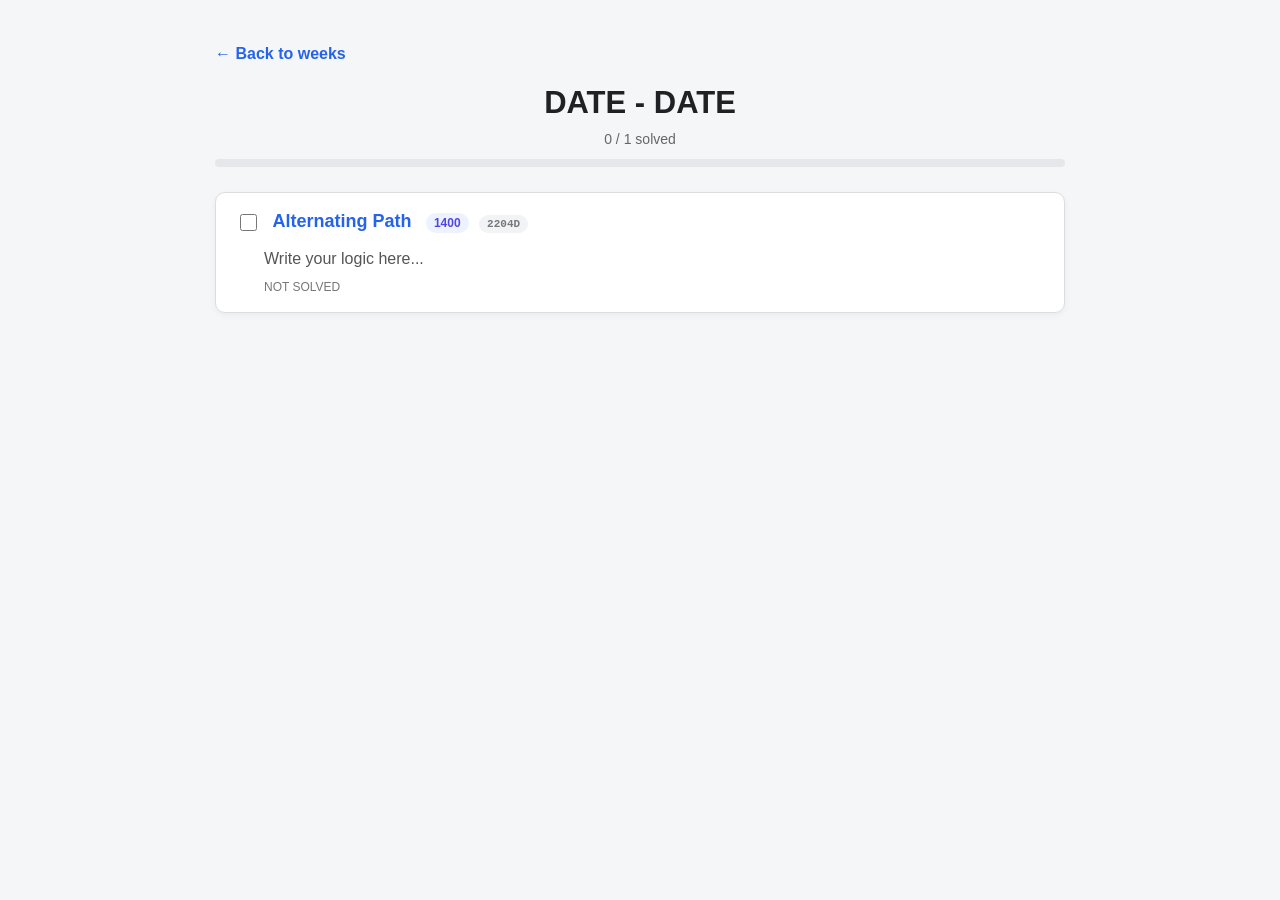
<file: weeks/week2.html>
<!DOCTYPE html>
<html lang="en">
<head>
<meta charset="UTF-8">
<meta name="viewport" content="width=device-width, initial-scale=1.0">
<title>WEEK - Codeforces</title>
<link rel="stylesheet" href="../style.css">
</head>
<body>
<div class="container">
<a class="back" href="../index.html">← Back to weeks</a>
<div class="week-header">
<h1>DATE - DATE</h1>
<div class="stats"><span id="solved">0</span> / <span id="total">0</span> solved
<div class="progress"><div class="progress-bar" id="progress-bar"></div></div>
</div>
</div>
<!-- Problems are added automatically by add.py -->
<div class="question" data-status="not-solved">
<input type="checkbox">
<a href="https://codeforces.com/problemset/problem/2204/D" target="_blank">Alternating Path</a> <span class="rating">1400</span> <span class="tag">2204D</span>
<p>Write your logic here...</p>
<span class="status">NOT SOLVED</span>
</div>

</div>
<script>
const q=document.querySelectorAll(".question");
const s=document.querySelectorAll(".question input:checked").length;
document.getElementById("total").textContent=q.length;
document.getElementById("solved").textContent=s;
document.getElementById("progress-bar").style.width=(q.length?s/q.length*100:0)+"%";
q.forEach(x=>{const b=x.querySelector("input");if(b.checked)x.classList.add("solved");b.addEventListener("change",()=>x.classList.toggle("solved",b.checked));});
</script>
</body>
</html>
</file>
<file: style.css>
* {
    box-sizing: border-box
}

body {
    margin: 0;
    padding: 45px 20px;
    background: #f4f6f8;
    color: #202124;
    font-family: Arial, Helvetica, sans-serif
}

.container {
    width: 100%;
    max-width: 850px;
    margin: 0 auto
}

h1 {
    text-align: center;
    margin: 0;
    font-size: 31px
}

.subtitle {
    text-align: center;
    color: #777;
    margin: 8px 0 35px
}

.week {
    display: flex;
    align-items: center;
    justify-content: space-between;
    padding: 20px 22px;
    margin-bottom: 14px;
    background: #fff;
    border: 1px solid #ddd;
    border-radius: 12px;
    color: #222;
    text-decoration: none;
    box-shadow: 0 2px 7px rgba(0, 0, 0, .05);
    transition: .15s
}

.week:hover {
    transform: translateY(-2px);
    border-color: #2563eb
}

.week span {
    font-size: 18px;
    font-weight: 700
}

.week small {
    color: #666
}

.back {
    display: inline-block;
    margin-bottom: 22px;
    color: #2563eb;
    text-decoration: none;
    font-weight: 600
}

.week-header {
    margin-bottom: 25px
}

.week-header h1 {
    margin-bottom: 10px
}

.stats {
    text-align: center;
    color: #666;
    font-size: 14px
}

.progress {
    height: 8px;
    background: #e5e7eb;
    border-radius: 20px;
    overflow: hidden;
    margin-top: 12px
}

.progress-bar {
    height: 100%;
    width: 0;
    background: #22c55e
}

.question {
    background: #fff;
    padding: 18px 20px;
    margin-bottom: 14px;
    border-radius: 10px;
    border: 1px solid #ddd;
    box-shadow: 0 2px 6px rgba(0, 0, 0, .05)
}

.question.solved {
    border-color: #b7e4c7;
    background: #fbfffc
}

.question[data-status="help"] {
    border-color: #93c5fd;
    background: #f5f9ff
}

.question[data-status="help"] .status {
    color: #1d4ed8;
    font-weight: 700
}

.question[data-status="review"] {
    border-color: #fde68a;
    background: #fffdf6
}

.question input {
    width: 17px;
    height: 17px;
    vertical-align: middle;
    cursor: pointer
}

.question a {
    margin-left: 8px;
    color: #2563eb;
    font-size: 18px;
    font-weight: 700;
    text-decoration: none
}

.question a:hover {
    text-decoration: underline
}

.rating {
    display: inline-block;
    margin-left: 10px;
    padding: 3px 8px;
    border-radius: 20px;
    background: #eef2ff;
    color: #4f46e5;
    font-size: 12px;
    font-weight: 700
}

.tag {
    display: inline-block;
    margin-left: 6px;
    padding: 3px 8px;
    border-radius: 20px;
    background: #f1f3f5;
    color: #777;
    font-size: 11px;
    font-weight: 700;
    font-family: "Courier New", monospace
}

.question p {
    margin: 12px 0 0 28px;
    color: #555;
    line-height: 1.6;
    white-space: pre-line
}

.status {
    display: block;
    margin: 8px 0 0 28px;
    color: #777;
    font-size: 12px
}

.question.solved .status {
    color: #15803d;
    font-weight: 700
}

.question[data-status="review"] .status {
    color: #b45309;
    font-weight: 700
}

@media(max-width:600px) {
    body {
        padding: 28px 12px
    }

    h1 {
        font-size: 24px
    }

    .week span {
        font-size: 16px
    }

    .question a {
        font-size: 16px
    }

    .rating,
    .tag {
        display: block;
        width: max-content;
        margin: 8px 0 0 28px
    }
}


/* ---- sections ---- */
.week.easy { border-left: 6px solid #22c55e }
.week.medium { border-left: 6px solid #f59e0b }
.week.hard { border-left: 6px solid #ef4444 }
.week.contests { border-left: 6px solid #6366f1 }

.contest-badge {
    display: inline-block;
    margin-left: 6px;
    padding: 3px 8px;
    border-radius: 20px;
    background: #fef3c7;
    color: #b45309;
    font-size: 11px;
    font-weight: 700
}

@media(max-width:600px) {
    .contest-badge {
        display: block;
        width: max-content;
        margin: 8px 0 0 28px
    }
}
</file>
